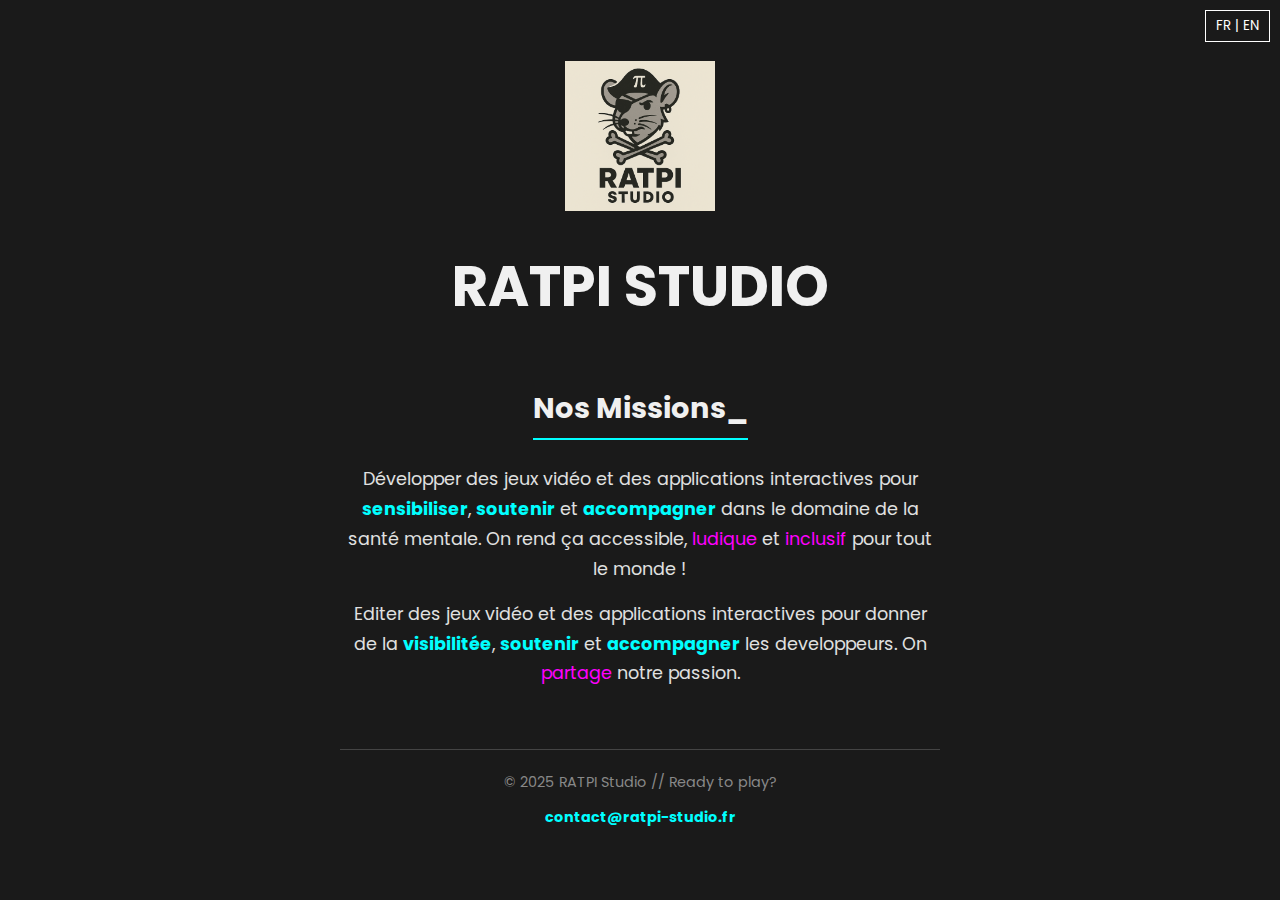
<file: ratpi-site/index.html>
<!DOCTYPE html>
<html lang="fr">
<head>
    <meta charset="UTF-8">
    <meta name="viewport" content="width=device-width, initial-scale=1.0">
    <title>RATPI Studio</title>
    <link rel="icon" type="image/x-icon" href="assets/fav.ico">
    <link rel="stylesheet" href="style.css">
    <link rel="preconnect" href="https://fonts.googleapis.com">
    <link rel="preconnect" href="https://fonts.gstatic.com" crossorigin>
    <link href="https://fonts.googleapis.com/css2?family=Poppins:wght@400;700&display=swap" rel="stylesheet">
    <style>
        .glitch-effect {
            animation: glitch 0.3s linear;
        }

        .shake-effect {
            animation: shake 0.3s linear;
        }

        @keyframes glitch {
            0% { transform: translate(0); }
            20% { transform: translate(-2px, 2px); }
            40% { transform: translate(-2px, -2px); }
            60% { transform: translate(2px, 2px); }
            80% { transform: translate(2px, -2px); }
            100% { transform: translate(0); }
        }

        @keyframes shake {
            0% { transform: rotate(0deg); }
            25% { transform: rotate(-2deg); }
            50% { transform: rotate(2deg); }
            75% { transform: rotate(-1deg); }
            100% { transform: rotate(0deg); }
        }

        .lang-switch {
            position: absolute;
            top: 10px;
            right: 10px;
            background: none;
            border: 1px solid white;
            padding: 5px 10px;
            color: white;
            cursor: pointer;
            font-family: 'Poppins', sans-serif;
        }
    </style>
</head>
<body>
    <div class="container">
        <button id="lang-toggle" class="lang-switch">FR | EN</button>

        <header>
            <div class="logo-container glitch-container">
                <img id="random-logo" src="" alt="Logo RATPI Studio" class="logo">
            </div>
            <h1 class="glitch-text" data-text="RATPI Studio">RATPI Studio</h1>
        </header>

        <main>
            <section id="mission">
                <h2 data-en="Our Missions_">Nos Missions_</h2>
                <p data-en="Develop video games and interactive apps to raise <strong>awareness</strong>, <strong>support</strong> and <strong>empower</strong> mental health. We make it accessible, <em>fun</em> and <em>inclusive</em> for everyone!">
                    Développer des jeux vidéo et des applications interactives pour
                    <strong>sensibiliser</strong>, <strong>soutenir</strong> et
                    <strong>accompagner</strong> dans le domaine de la santé mentale.
                    On rend ça accessible, <em>ludique</em> et <em>inclusif</em> pour tout le monde !
                </p>
                <p data-en="Publish games and apps to give <strong>visibility</strong>, <strong>support</strong>, and <strong>empower</strong> developers. We <em>share</em> our passion.">
                    Editer des jeux vidéo et des applications interactives pour donner de la
                    <strong>visibilitée</strong>, <strong>soutenir</strong> et
                    <strong>accompagner</strong> les developpeurs. On <em>partage</em> notre passion.
                </p>
            </section>
        </main>

        <footer>
            <p data-en="© 2025 RATPI Studio // Ready to play?">© 2025 RATPI Studio // Ready to play?</p>
            <p><a href="mailto:contact@ratpi-studio.fr" class="email-link">contact@ratpi-studio.fr</a></p>
        </footer>
    </div>

    <script>
        const images = [
            'assets/1.png',
            'assets/2.gif',
            'assets/3.gif',
            'assets/4.gif',
            'assets/5.gif'
        ]; 

        let currentIndex = 0;
        const logo = document.getElementById('random-logo');

        function changeImage() {
            logo.classList.add('glitch-effect', 'shake-effect');
            logo.src = images[currentIndex];
            currentIndex = (currentIndex + 1) % images.length;
            setTimeout(() => {
                logo.classList.remove('glitch-effect', 'shake-effect');
            }, 300);
        }

        changeImage();
        setInterval(changeImage, 5000);

        // Lang Switch
        const toggleBtn = document.getElementById('lang-toggle');
        let isFrench = true;

        toggleBtn.addEventListener('click', () => {
            const elements = document.querySelectorAll('[data-en]');
            elements.forEach(el => {
                const current = el.innerHTML;
                const alt = el.getAttribute('data-en');
                el.setAttribute('data-en', current);
                el.innerHTML = alt;
            });
            isFrench = !isFrench;
            toggleBtn.textContent = isFrench ? 'FR | EN' : 'EN | FR';
        });
    </script>
</body>
</html>
</file>
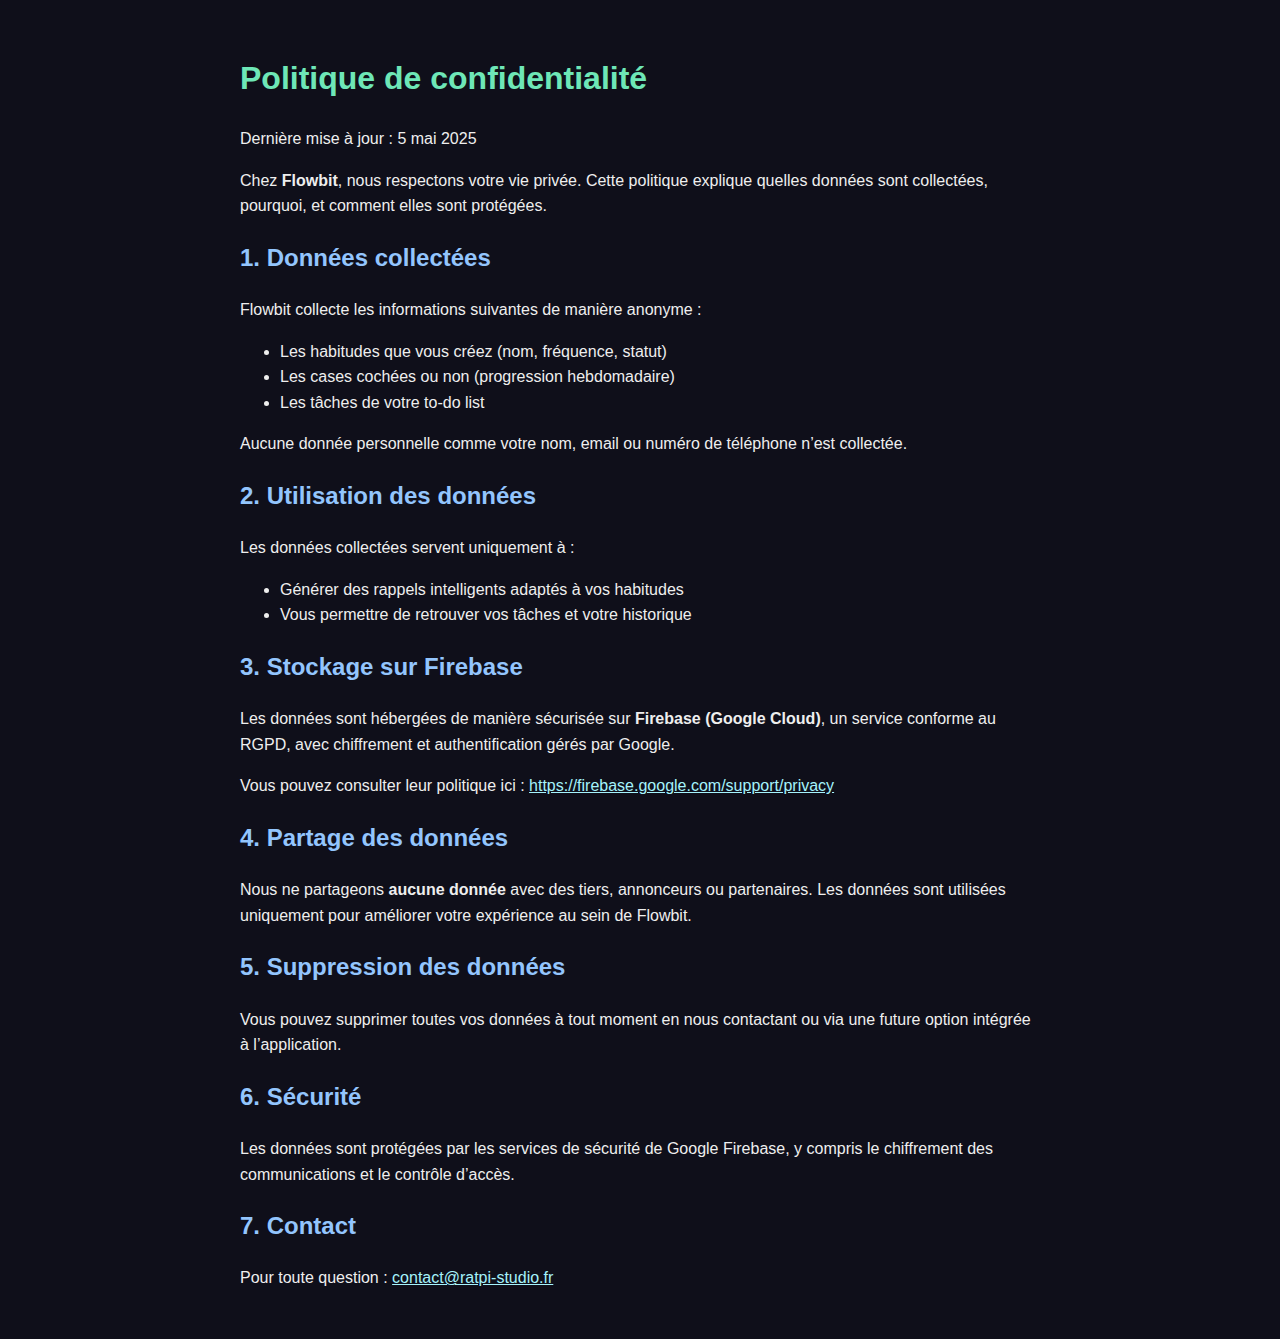
<file: getFlowbit/privacy.html>
<!DOCTYPE html>
<html lang="fr">
<head>
  <meta charset="UTF-8" />
  <meta name="viewport" content="width=device-width, initial-scale=1.0"/>
  <title>Politique de confidentialité - Flowbit</title>
  <style>
    body {
      font-family: sans-serif;
      max-width: 800px;
      margin: auto;
      padding: 2rem;
      line-height: 1.6;
      background-color: #0f0f1a;
      color: #eee;
    }
    h1 {
      color: #6ee7b7;
    }
    h2 {
      color: #93c5fd;
    }
    a {
      color: #a5f3fc;
    }
  </style>
</head>
<body>
  <h1>Politique de confidentialité</h1>

  <p>Dernière mise à jour : 5 mai 2025</p>

  <p>Chez <strong>Flowbit</strong>, nous respectons votre vie privée. Cette politique explique quelles données sont collectées, pourquoi, et comment elles sont protégées.</p>

  <h2>1. Données collectées</h2>
  <p>Flowbit collecte les informations suivantes de manière anonyme :</p>
  <ul>
    <li>Les habitudes que vous créez (nom, fréquence, statut)</li>
    <li>Les cases cochées ou non (progression hebdomadaire)</li>
    <li>Les tâches de votre to-do list</li>
  </ul>
  <p>Aucune donnée personnelle comme votre nom, email ou numéro de téléphone n’est collectée.</p>

  <h2>2. Utilisation des données</h2>
  <p>Les données collectées servent uniquement à :</p>
  <ul>
    <li>Générer des rappels intelligents adaptés à vos habitudes</li>
    <li>Vous permettre de retrouver vos tâches et votre historique</li>
  </ul>

  <h2>3. Stockage sur Firebase</h2>
  <p>Les données sont hébergées de manière sécurisée sur <strong>Firebase (Google Cloud)</strong>, un service conforme au RGPD, avec chiffrement et authentification gérés par Google.</p>
  <p>Vous pouvez consulter leur politique ici :  
    <a href="https://firebase.google.com/support/privacy" target="_blank">https://firebase.google.com/support/privacy</a>
  </p>

  <h2>4. Partage des données</h2>
  <p>Nous ne partageons <strong>aucune donnée</strong> avec des tiers, annonceurs ou partenaires. Les données sont utilisées uniquement pour améliorer votre expérience au sein de Flowbit.</p>

  <h2>5. Suppression des données</h2>
  <p>Vous pouvez supprimer toutes vos données à tout moment en nous contactant ou via une future option intégrée à l’application.</p>

  <h2>6. Sécurité</h2>
  <p>Les données sont protégées par les services de sécurité de Google Firebase, y compris le chiffrement des communications et le contrôle d’accès.</p>

  <h2>7. Contact</h2>
  <p>Pour toute question :  
    <a href="mailto:contact@ratpi-studio.fr">contact@ratpi-studio.fr</a>
  </p>

</body>
</html>
</file>
<file: ratpi-site/style.css>
/* style.css */

/* --- Variables de Couleurs et Polices --- */
:root {
    --bg-color: #1a1a1a; /* Fond sombre */
    --text-color: #e0e0e0; /* Texte principal clair */
    --glitch-color1: #00ffff; /* Cyan */
    --glitch-color2: #ff00ff; /* Magenta */
    --accent-color: #f0f0f0; /* Blanc cassé pour accents */
}

/* --- Styles Globaux --- */
body {
    font-family: 'Poppins', sans-serif;
    margin: 0;
    padding: 0;
    background-color: var(--bg-color);
    color: var(--text-color);
    line-height: 1.7;
    display: flex;
    justify-content: center;
    align-items: center;
    min-height: 100vh;
    overflow-x: hidden; /* Empêche le scroll horizontal dû au glitch */
}

.container {
    max-width: 800px;
    padding: 40px 20px;
    text-align: center;
}

h1, h2, h3 {
    color: var(--accent-color);
    margin: 0 0 10px 0;
}

h1 {
    font-size: 3.5em;
    font-weight: 700;
    position: relative; /* Nécessaire pour le glitch text */
    text-transform: uppercase;
    margin-bottom: 10px;
}

h2 {
    font-size: 1.8em;
    margin-bottom: 25px; /* Augmenté pour plus d'espace */
    border-bottom: 2px solid var(--glitch-color1);
    display: inline-block;
    padding-bottom: 5px;
}

p {
    margin: 0 auto 15px auto; /* Centrer les paragraphes par défaut */
    max-width: 600px; /* Limiter largeur pour lisibilité */
}

strong {
    color: var(--glitch-color1);
    font-weight: bold; /* Assurer la graisse */
}

em {
    color: var(--glitch-color2);
    font-style: normal; /* Ou 'italic' */
}

/* Style commun pour les liens email */
.email-link {
    color: var(--glitch-color1);
    text-decoration: none;
    font-weight: bold;
    transition: color 0.3s ease, text-shadow 0.3s ease;
}

.email-link:hover {
    color: var(--glitch-color2);
    text-shadow: 0 0 5px var(--glitch-color1);
}

/* --- Header --- */
header {
    margin-bottom: 50px; /* Augmenté */
}

.logo-container {
    display: inline-block;
    position: relative;
    margin-bottom: 20px;
}

.logo {
    display: block;
    width: 150px;
    height: auto;
    position: relative;
    z-index: 1;
}

/* --- Section Générale --- */
section {
    margin-bottom: 60px; /* Espace entre les sections */
}

/* --- Glitch Effect Base (Logo & Titre H1) --- */

.glitch-text, .glitch-container {
    position: relative;
}

/* Pseudo-éléments pour l'effet de décalage coloré */
.glitch-text::before,
.glitch-text::after,
.glitch-container::before,
.glitch-container::after {
    content: attr(data-text); /* Pour le texte H1 */
    position: absolute;
    top: 0;
    left: 0;
    width: 100%;
    height: 100%;
    background: var(--bg-color);
    overflow: hidden;
    clip-path: inset(50% 0 50% 0);
}

/* Spécifique pour l'image : pas de content, juste un fond coloré */
.glitch-container::before,
.glitch-container::after {
    content: '';
    background-color: transparent;
    z-index: 0;
    mix-blend-mode: screen; /* Ou 'multiply', 'lighten'... */
    opacity: 0.7; /* Légère transparence */
}


.glitch-text::before { /* Couche Cyan H1 */
    left: 2px;
    text-shadow: -1px 0 var(--glitch-color1);
    animation: glitch-anim-1 2s infinite linear alternate-reverse;
}

.glitch-text::after { /* Couche Magenta H1 */
    left: -2px;
    text-shadow: -1px 0 var(--glitch-color2);
    animation: glitch-anim-2 2.5s infinite linear alternate-reverse;
}


.glitch-container::before { /* Couche Cyan Logo */
    left: 3px;
    background-color: var(--glitch-color1);
    animation: glitch-anim-1 1.5s infinite linear alternate-reverse;
}

.glitch-container::after { /* Couche Magenta Logo */
    left: -3px;
    background-color: var(--glitch-color2);
    animation: glitch-anim-2 2s infinite linear alternate-reverse;
}

/* Animation Glitch Principale (décalage et découpage) */
@keyframes glitch-anim-1 {
    0% { clip-path: inset(30% 0 60% 0); transform: translateX(-3px); opacity: 0.7;}
    20% { clip-path: inset(80% 0 5% 0); transform: translateX(2px); opacity: 0.5;}
    40% { clip-path: inset(15% 0 70% 0); transform: translateX(-1px); opacity: 0.8;}
    60% { clip-path: inset(65% 0 20% 0); transform: translateX(3px); opacity: 0.4;}
    80% { clip-path: inset(40% 0 45% 0); transform: translateX(-2px); opacity: 0.7;}
    100% { clip-path: inset(90% 0 2% 0); transform: translateX(1px); opacity: 0.6;}
}

@keyframes glitch-anim-2 {
     0% { clip-path: inset(75% 0 10% 0); transform: translateX(2px); opacity: 0.7;}
    20% { clip-path: inset(10% 0 85% 0); transform: translateX(-3px); opacity: 0.5;}
    40% { clip-path: inset(55% 0 30% 0); transform: translateX(1px); opacity: 0.8;}
    60% { clip-path: inset(20% 0 70% 0); transform: translateX(-2px); opacity: 0.4;}
    80% { clip-path: inset(50% 0 35% 0); transform: translateX(3px); opacity: 0.7;}
    100% { clip-path: inset(5% 0 90% 0); transform: translateX(-1px); opacity: 0.6;}
}

/* Classe ajoutée par JS pour intensifier le glitch principal */
.glitching::before, .glitching::after {
     animation-duration: 0.3s; /* Accélère l'animation */
     opacity: 1;
}
.glitching.glitch-container::before,
.glitching.glitch-container::after {
     opacity: 0.9; /* Rend les couches logo plus opaques */
}


/* --- Section Mission --- */
#mission p {
    font-size: 1.1em;
}


/* --- Section Collaboration --- */
#collaboration p {
    max-width: 600px;
    margin-bottom: 20px;
}


/* --- Section Soutenir (Dons) & Styles Boutons --- */
#support p {
    max-width: 550px;
    margin-bottom: 30px;
}

.btn {
    display: inline-block;
    padding: 12px 25px;
    border: 2px solid var(--glitch-color1); /* Bordure par défaut */
    color: var(--accent-color);
    background-color: transparent;
    text-decoration: none;
    font-weight: bold;
    text-transform: uppercase;
    letter-spacing: 1px;
    position: relative; /* Important pour les pseudo-éléments et l'animation */
    overflow: hidden; /* Cache ce qui dépasse (pour certains effets) */
    transition: color 0.3s ease, background-color 0.3s ease, border-color 0.3s ease;
    cursor: pointer;
    z-index: 1;
}

.btn-donate {
    border-color: var(--glitch-color2); /* Bordure spécifique pour le bouton don */
}

/* --- Effet Glitch pour Boutons --- */

/* 1. Léger tremblement constant */
@keyframes glitch-button-jitter {
  0%, 100% { transform: translate(0, 0); }
  10% { transform: translate(-1px, -1px); }
  20% { transform: translate(1px, 1px); }
  30% { transform: translate(1px, -1px); }
  40% { transform: translate(-1px, 1px); }
  50% { transform: translate(-2px, 0); }
  60% { transform: translate(2px, 0); }
  70% { transform: translate(0, -2px); }
  80% { transform: translate(0, 2px); }
  90% { transform: translate(-1px, -1px); }
}

/* Applique l'animation de tremblement aux boutons désignés */
.btn.glitch-hover {
    animation: glitch-button-jitter 0.5s infinite linear;
}


/* 2. Effet Glitch INTENSE au survol sur le TEXTE du bouton */
.glitch-hover span { /* Le texte visible */
    display: inline-block;
    position: relative;
    z-index: 2; /* Au-dessus des pseudo-éléments */
}

.glitch-hover::before,
.glitch-hover::after {
    content: attr(data-text); /* Copie le texte du span via l'attribut */
    position: absolute;
    top: 0;
    left: 0;
    width: 100%;
    height: 100%;
    background: var(--bg-color); /* Masque le texte original en dessous */
    color: var(--accent-color); /* Couleur du texte glitché */
    padding: 12px 0; /* Doit correspondre au padding vertical du bouton */
    display: block;
    overflow: hidden;
    clip-path: polygon(0 0, 0 0, 0 0, 0 0); /* Commence totalement caché */
    transition: clip-path 0.15s cubic-bezier(.44,-0.81,.57,1.65), transform 0.1s ease-out; /* Transition plus nerveuse */
    z-index: 1; /* Derrière le span, devant le fond du bouton */
}

/* Ajustement pour le survol - effet plus aggressif */
.glitch-hover:hover::before {
    clip-path: polygon(0 0, 100% 0, 100% 40%, 0 65%); /* Coupe plus franche */
    transform: translate(-5px, -3px) skewX(-10deg); /* Décalage et inclinaison */
    text-shadow: 2px 0 var(--glitch-color1), -1px 1px var(--glitch-color1); /* Ombre plus marquée */
    animation: glitch-text-hover-1 0.3s infinite alternate; /* Petite animation au survol */
}

.glitch-hover:hover::after {
    clip-path: polygon(0 100%, 100% 100%, 100% 60%, 0 35%); /* Coupe plus franche (bas) */
    transform: translate(5px, 3px) skewX(10deg); /* Décalage et inclinaison opposés */
    text-shadow: -2px 0 var(--glitch-color2), 1px -1px var(--glitch-color2); /* Ombre plus marquée */
     animation: glitch-text-hover-2 0.35s infinite alternate; /* Petite animation au survol */
}

/* Mini-animations pour les textes glitchés au survol */
@keyframes glitch-text-hover-1 {
    from { transform: translate(-5px, -3px) skewX(-10deg); }
    to { transform: translate(-4px, -2px) skewX(-8deg); }
}
@keyframes glitch-text-hover-2 {
     from { transform: translate(5px, 3px) skewX(10deg); }
    to { transform: translate(4px, 2px) skewX(8deg); }
}


/* Style de survol général du bouton (fond, bordure) */
.btn:hover {
    border-color: var(--accent-color);
    background-color: rgba(255, 255, 255, 0.1);
    /* On arrête l'animation de jitter au survol pour ne pas surcharger */
    animation: none;
}


/* --- Section Équipe --- */
#team {
    /* Pas de styles spécifiques pour la section elle-même pour l'instant */
}

.team-members {
    display: flex;
    flex-wrap: wrap;
    justify-content: center;
    gap: 30px;
    margin-top: 30px;
}

.team-member {
    background-color: rgba(255, 255, 255, 0.05);
    padding: 20px;
    border: 1px solid #444;
    border-radius: 5px;
    width: 220px;
    text-align: center;
    transition: transform 0.3s ease, box-shadow 0.3s ease;
}

.team-member:hover {
    transform: translateY(-5px);
    box-shadow: 0 5px 15px rgba(0, 255, 255, 0.1), 0 3px 8px rgba(255, 0, 255, 0.1);
}

.member-avatar {
    width: 100px;
    height: 100px;
    border-radius: 50%;
    border: 3px solid var(--glitch-color1);
    margin-bottom: 15px;
    object-fit: cover;
    transition: border-color 0.3s ease;
}

.team-member:hover .member-avatar {
    border-color: var(--glitch-color2);
}

.team-member h3 {
    margin-bottom: 5px;
    font-size: 1.2em;
}

.team-member .role {
    font-size: 0.9em;
    color: var(--glitch-color1);
    margin-bottom: 10px;
    font-weight: bold;
}

.team-member .bio {
    font-size: 0.85em;
    color: var(--text-color);
    font-style: italic;
}

/* --- Footer --- */
footer {
    margin-top: 50px;
    font-size: 0.9em;
    color: #888;
    border-top: 1px solid #444;
    padding-top: 20px;
}
footer p {
    margin-bottom: 10px;
    max-width: none; /* Permettre au footer d'utiliser toute la largeur du container */
}
</file>
